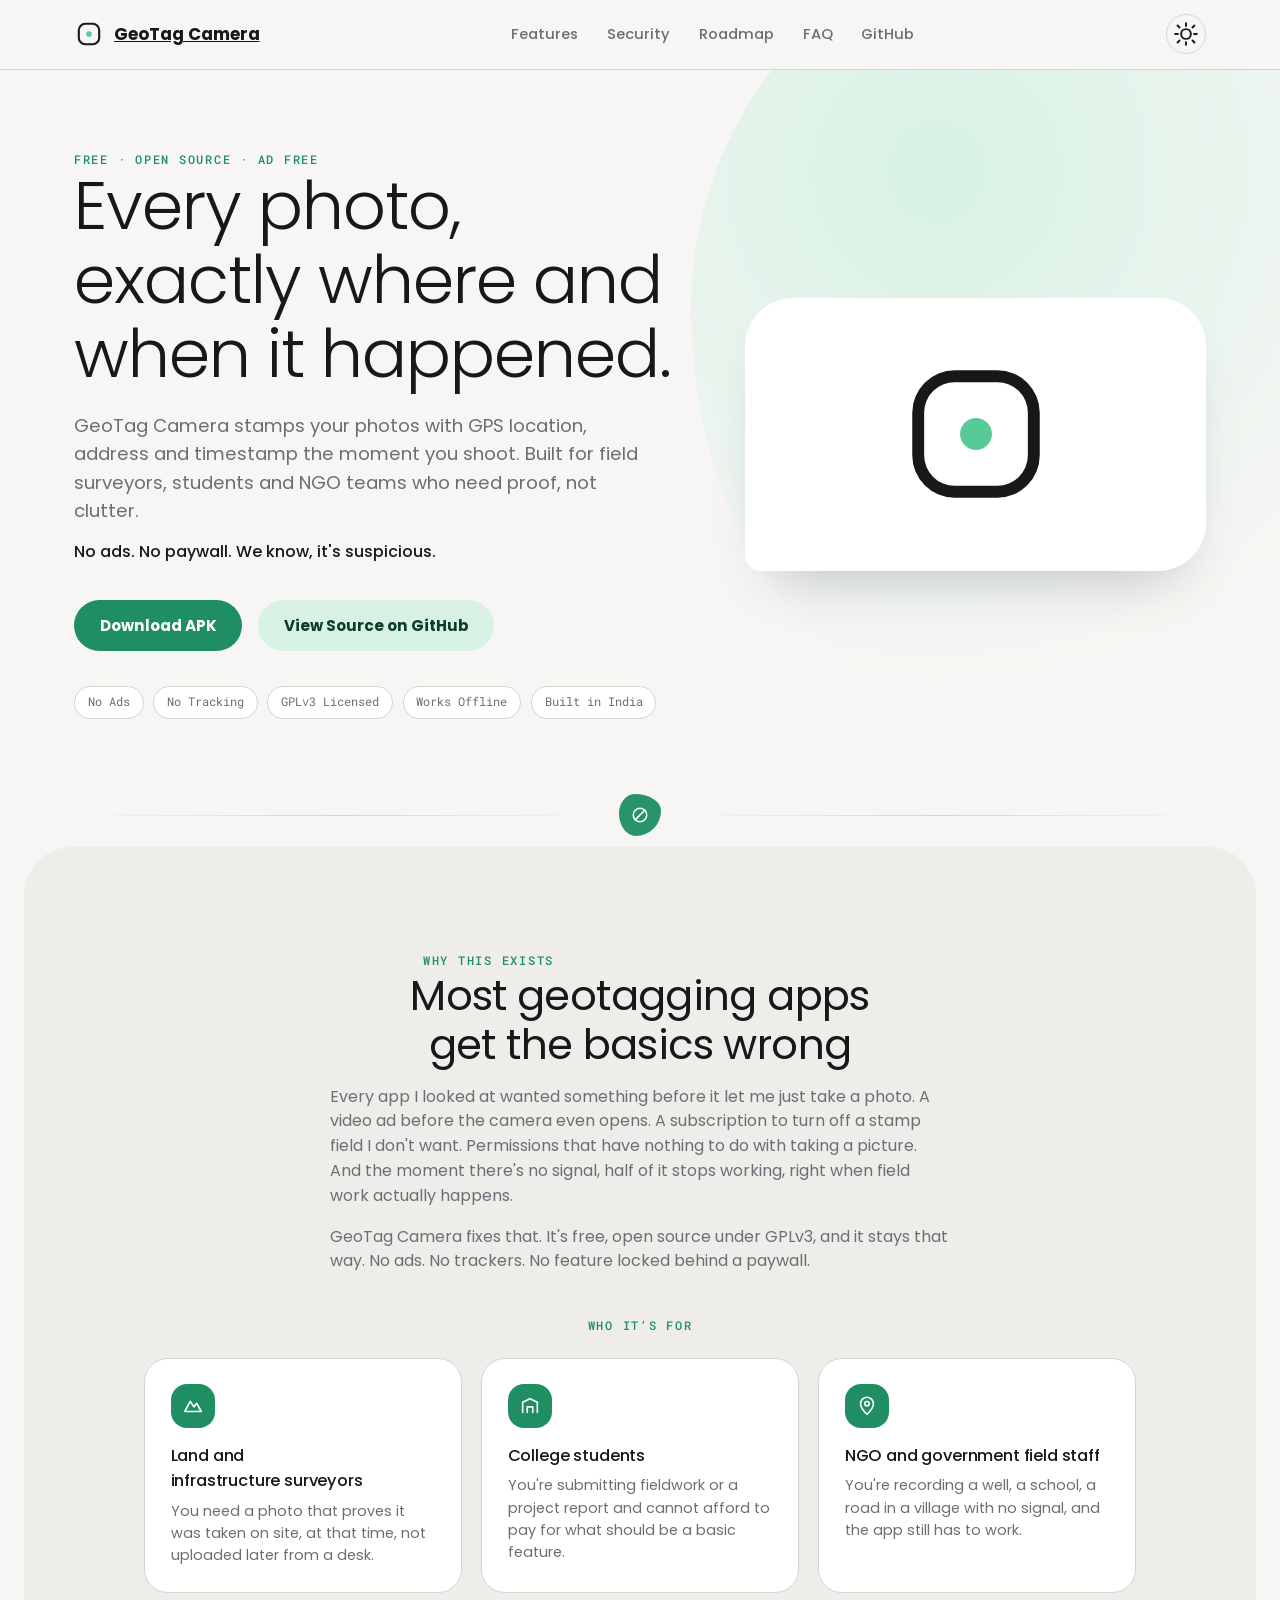
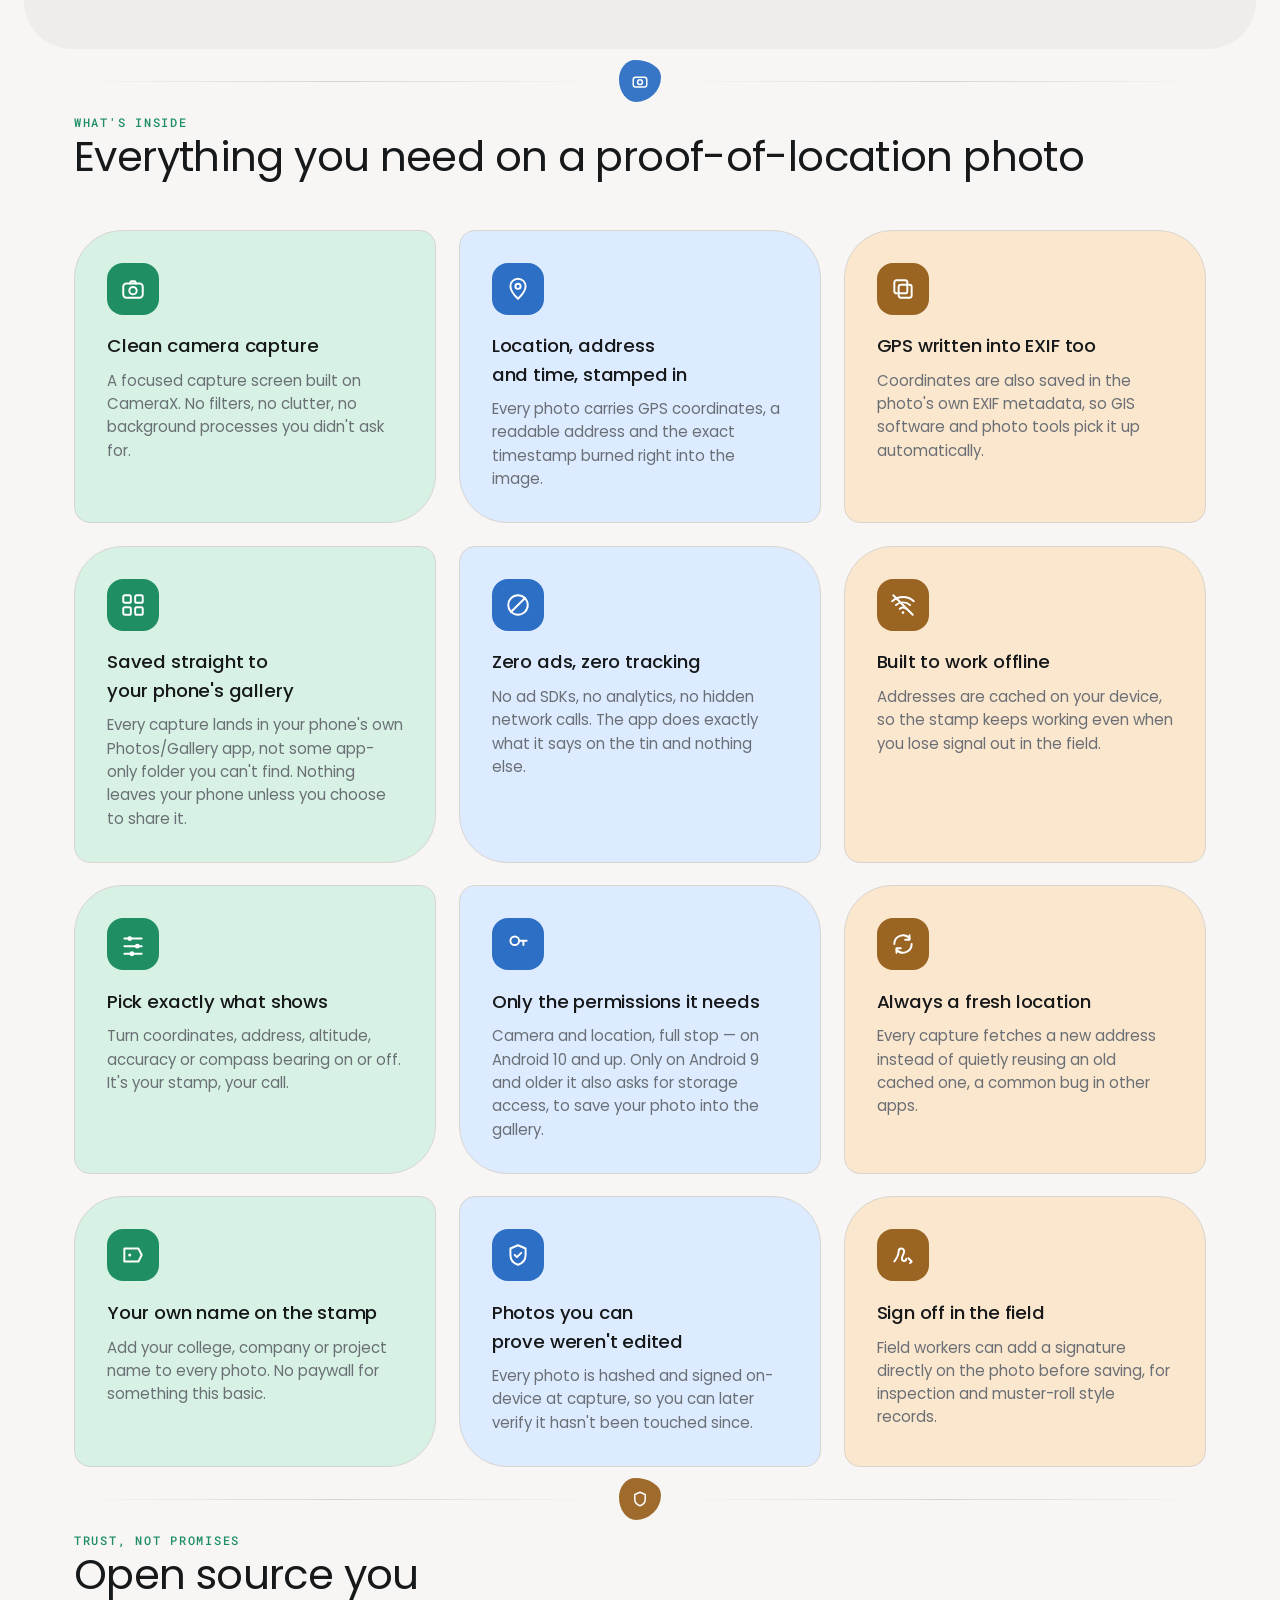
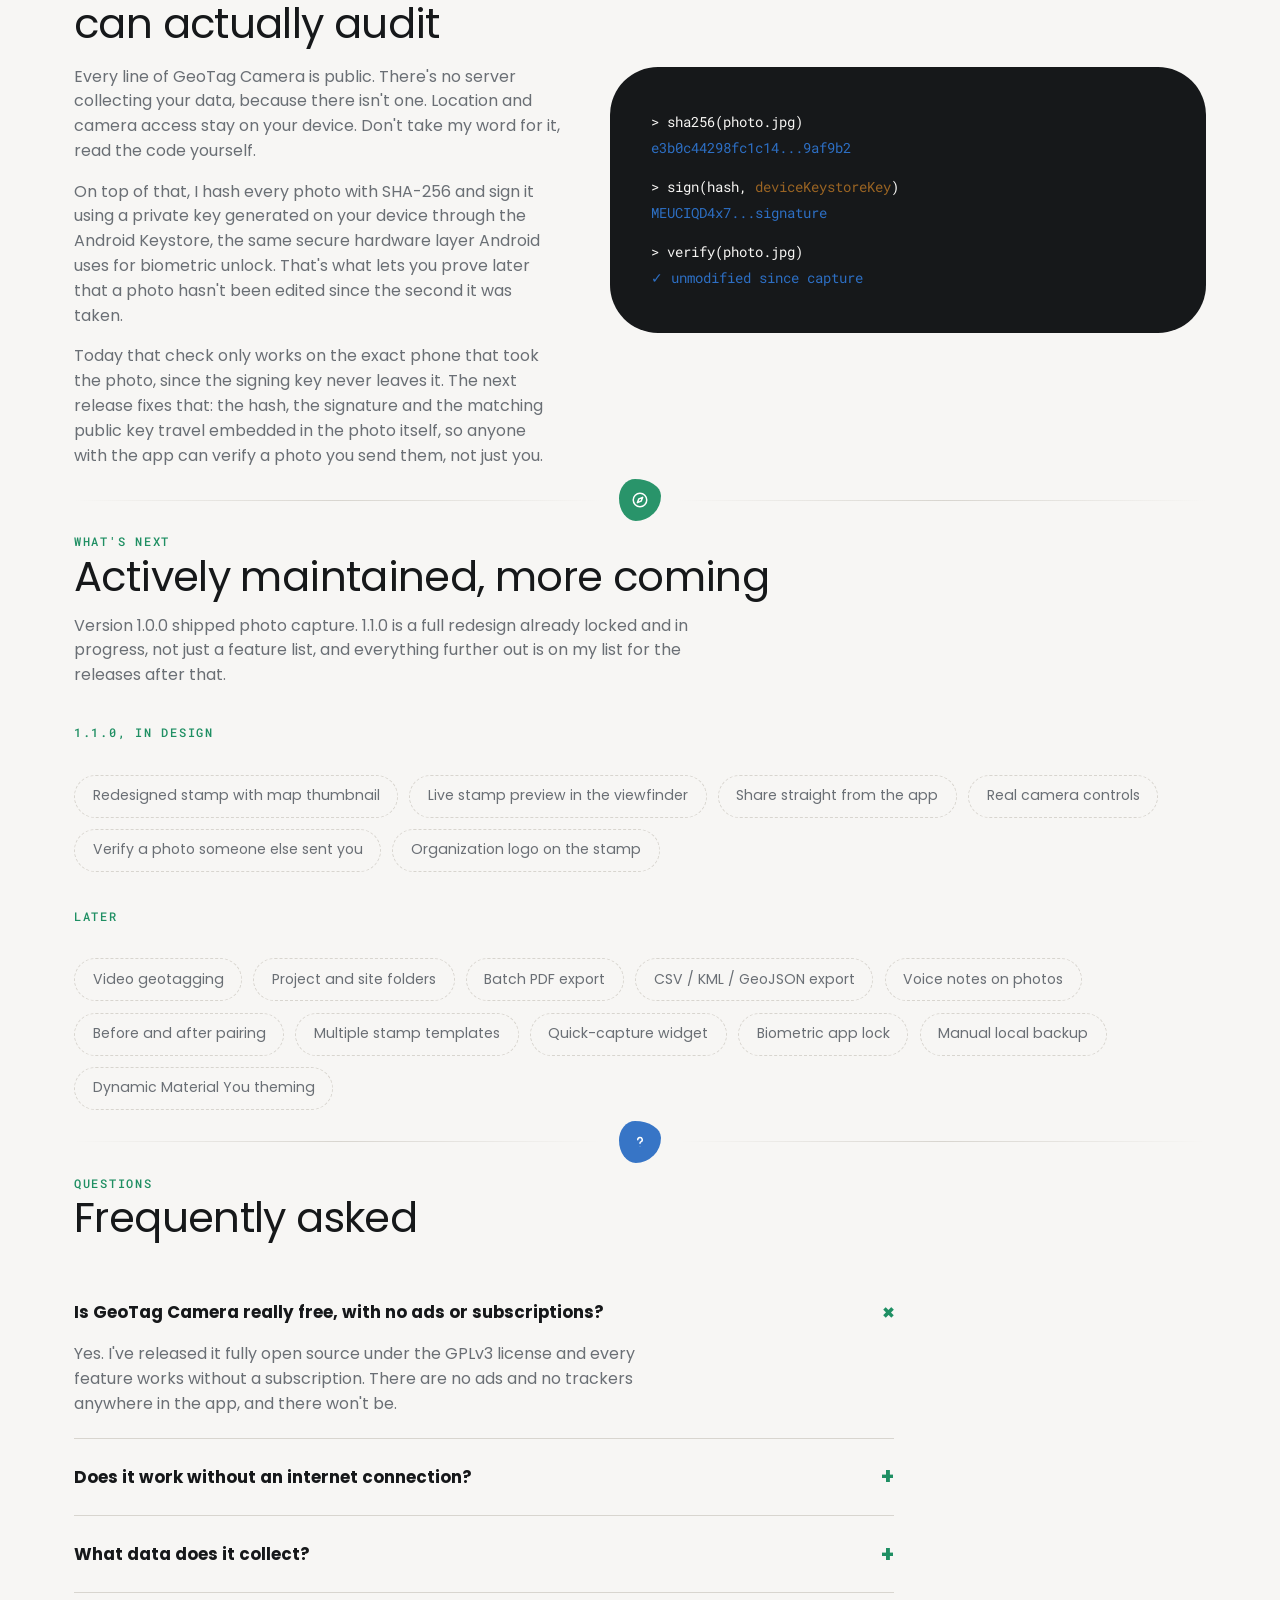
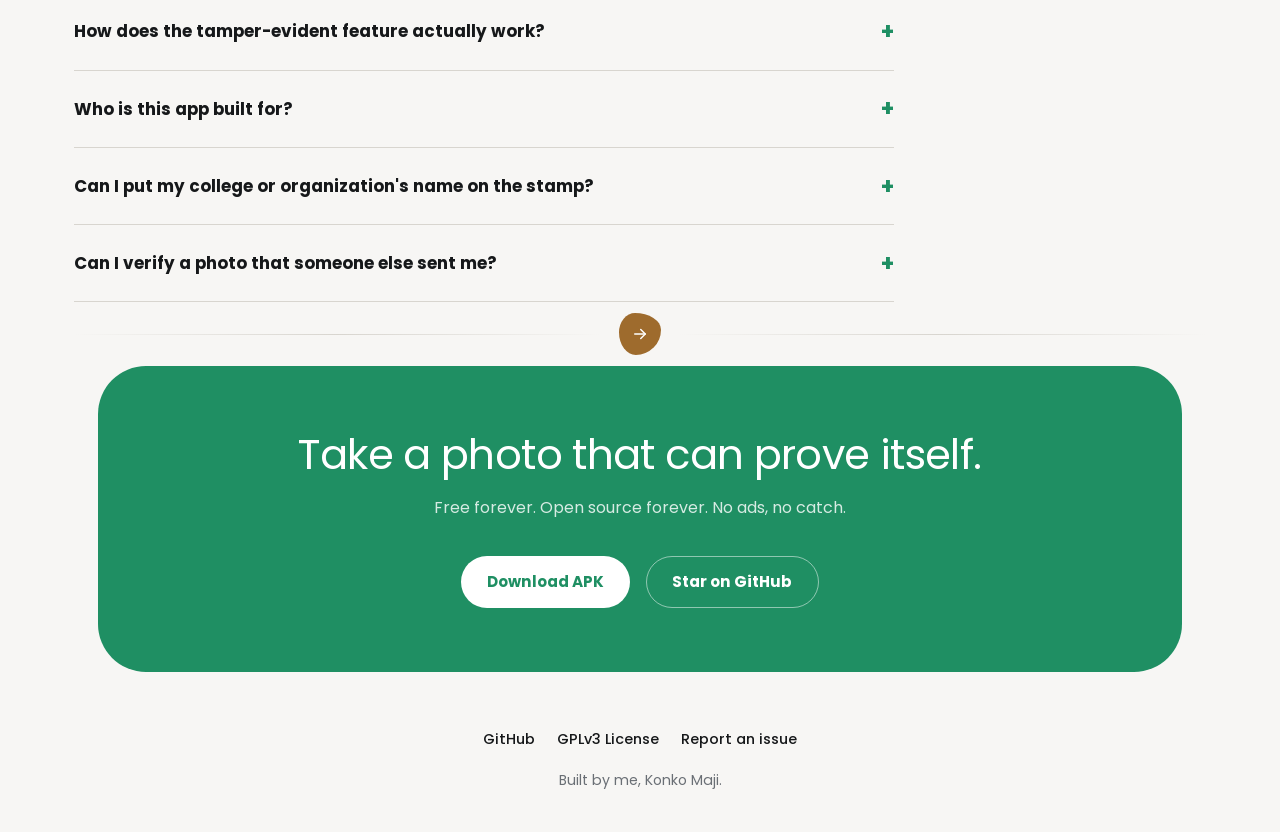
<file: site/index.html>
<!doctype html>
<html lang="en">
<head>
<meta charset="utf-8" />
<meta name="viewport" content="width=device-width, initial-scale=1" />
<title>GeoTag Camera — Free Open Source GPS Camera App for Android</title>
<meta name="description" content="GeoTag Camera is a free, open source, ad-free Android app that stamps photos with GPS location, address and timestamp. Built for field surveyors, students and NGO workers in India. No ads, no tracking, works offline." />
<meta name="keywords" content="geotag camera, geo camera app, gps camera android, gps photo stamp, open source camera app, gps map camera alternative, field survey photo app, timestamp camera, geotagging app india, tamper evident photo" />
<meta name="author" content="Konko Maji" />
<link rel="canonical" href="https://konkomaji.github.io/geotagcamera/" />
<meta name="robots" content="index, follow" />

<meta property="og:type" content="website" />
<meta property="og:url" content="https://konkomaji.github.io/geotagcamera/" />
<meta property="og:title" content="GeoTag Camera — Free Open Source GPS Camera App for Android" />
<meta property="og:description" content="Stamp photos with GPS location, address and timestamp. Free, open source, no ads, no tracking. Built for field surveyors and students." />
<meta property="og:image" content="https://konkomaji.github.io/geotagcamera/assets/og-image.png" />
<meta property="og:locale" content="en_IN" />

<meta name="twitter:card" content="summary_large_image" />
<meta name="twitter:title" content="GeoTag Camera — Free Open Source GPS Camera App" />
<meta name="twitter:description" content="Stamp photos with GPS location, address and timestamp. Free, open source, no ads, no tracking." />
<meta name="twitter:image" content="https://konkomaji.github.io/geotagcamera/assets/og-image.png" />

<meta name="theme-color" content="#F7F6F4" media="(prefers-color-scheme: light)" />
<meta name="theme-color" content="#121417" media="(prefers-color-scheme: dark)" />

<link rel="icon" type="image/svg+xml" href="data:image/svg+xml,%3Csvg xmlns='http://www.w3.org/2000/svg' viewBox='0 0 200 200'%3E%3Cpath fill='%2316181A' fill-rule='evenodd' d='M75,25 L125,25 A50,50 0 0 1 175,75 L175,125 A50,50 0 0 1 125,175 L75,175 A50,50 0 0 1 25,125 L25,75 A50,50 0 0 1 75,25 Z M75,39 L125,39 A36,36 0 0 1 161,75 L161,125 A36,36 0 0 1 125,161 L75,161 A36,36 0 0 1 39,125 L39,75 A36,36 0 0 1 75,39 Z'/%3E%3Ccircle cx='100' cy='100' r='18.75' fill='%2356CB98'/%3E%3C/svg%3E" />

<script type="application/ld+json">
{
  "@context": "https://schema.org",
  "@type": "SoftwareApplication",
  "name": "GeoTag Camera",
  "operatingSystem": "Android",
  "applicationCategory": "PhotographyApplication",
  "description": "Free, open source, ad-free Android camera app that stamps photos with GPS location, address and timestamp, with offline support and tamper-evident signing.",
  "offers": {
    "@type": "Offer",
    "price": "0",
    "priceCurrency": "USD"
  },
  "license": "https://www.gnu.org/licenses/gpl-3.0.html",
  "softwareVersion": "1.0.0",
  "author": {
    "@type": "Person",
    "name": "Konko Maji"
  },
  "url": "https://konkomaji.github.io/geotagcamera/",
  "sameAs": ["https://github.com/konkomaji/geotagcamera"]
}
</script>
<script type="application/ld+json">
{
  "@context": "https://schema.org",
  "@type": "Person",
  "name": "Konko Maji",
  "jobTitle": "Independent Android Developer",
  "url": "https://konkomaji.github.io/geotagcamera/",
  "sameAs": ["https://github.com/konkomaji"],
  "knowsAbout": ["Android development", "Kotlin", "Open source software", "GPS and geotagging"]
}
</script>
<script type="application/ld+json">
{
  "@context": "https://schema.org",
  "@type": "FAQPage",
  "mainEntity": [
    {
      "@type": "Question",
      "name": "Is GeoTag Camera really free, with no ads or subscriptions?",
      "acceptedAnswer": {
        "@type": "Answer",
        "text": "Yes. I've released it fully open source under the GPLv3 license and every feature works without a subscription. There are no ads and no trackers anywhere in the app, and there won't be."
      }
    },
    {
      "@type": "Question",
      "name": "Does GeoTag Camera work without an internet connection?",
      "acceptedAnswer": {
        "@type": "Answer",
        "text": "Yes. I cache reverse-geocoded addresses on your device, so the address on your photo stamp keeps working even when you are out of network range, which is common on field sites in rural India."
      }
    },
    {
      "@type": "Question",
      "name": "What data does GeoTag Camera collect?",
      "acceptedAnswer": {
        "@type": "Answer",
        "text": "None beyond what the app needs to function. Camera and location access are used locally on your device only. Nothing is sent to any server, because I didn't build one."
      }
    },
    {
      "@type": "Question",
      "name": "How does the tamper-evident photo feature work?",
      "acceptedAnswer": {
        "@type": "Answer",
        "text": "Every photo is hashed with SHA-256 and signed using a private key generated on your device through the Android Keystore. That signature can later be used to verify the photo's bytes have not changed since the moment it was captured."
      }
    },
    {
      "@type": "Question",
      "name": "Who is GeoTag Camera built for?",
      "acceptedAnswer": {
        "@type": "Answer",
        "text": "I built it for college students documenting fieldwork, land and infrastructure surveyors, NGO and government field staff, and anyone who needs to prove exactly where and when a photo was taken."
      }
    },
    {
      "@type": "Question",
      "name": "Can I add my college or organization name to the photo stamp?",
      "acceptedAnswer": {
        "@type": "Answer",
        "text": "Yes. You can add your own organization, college or project name to the stamp for free. I'm not putting this behind a paywall."
      }
    },
    {
      "@type": "Question",
      "name": "Can I verify a photo that someone else sent me?",
      "acceptedAnswer": {
        "@type": "Answer",
        "text": "Not yet in the current release, since the signing key never leaves the phone that took the photo. The 1.1.0 update fixes this: the hash, signature and matching public key travel embedded in the photo itself, so anyone with the app can verify any photo, on any device, whether or not it was captured there."
      }
    }
  ]
}
</script>

<style>
  @import url('https://fonts.googleapis.com/css2?family=Poppins:wght@300;400;500;600;700&family=Roboto+Mono:wght@400;500;700&display=swap');

  /* Palette derived from docs/GeoTag Camera Design System.dc.html: chrome is always
     dark in the app itself, this site follows the system instead since it's the
     public-facing surface, not the camera. Accent hues are the app's own three
     (accent/verified oklch(.76 .13 162), accent/live oklch(.76 .13 250),
     accent/pending oklch(.76 .13 70)), deepened here where used as a solid button
     fill so white text clears contrast, kept at their true value for icons/badges. */
  :root{
    --primary:#1F8F63; --on-primary:#FFFFFF; --primary-container:#D7F2E5; --on-primary-container:#0B3D2B;
    --secondary:#2D6FC4; --on-secondary:#FFFFFF; --secondary-container:#DCEBFF; --on-secondary-container:#0A2E52;
    --tertiary:#9A6423; --on-tertiary:#FFFFFF; --tertiary-container:#FBE6CE; --on-tertiary-container:#4A2E0C;
    --surface:#F7F6F4; --surface-dim:#EFEDE9; --surface-bright:#FFFFFF;
    --on-surface:#16181A; --on-surface-variant:#6A6F75; --outline:#D8D5CF;
    --shape-sm:16px; --shape-md:24px; --shape-lg:32px; --shape-xl:48px;
    --font-display:"Poppins", system-ui, sans-serif;
    --font-mono:"Roboto Mono", ui-monospace, monospace;
  }
  :root[data-theme="dark"]{
    --primary:#7FDDB2; --on-primary:#04331F; --primary-container:#0F4A34; --on-primary-container:#BEF2D9;
    --secondary:#9CCBFF; --on-secondary:#05264A; --secondary-container:#123A66; --on-secondary-container:#D3E8FF;
    --tertiary:#F0BE7E; --on-tertiary:#3D2508; --tertiary-container:#5C3A12; --on-tertiary-container:#FBDDB4;
    --surface:#121417; --surface-dim:#0C0E10; --surface-bright:#1B1E22;
    --on-surface:#F5F7F8; --on-surface-variant:#9AA0A6; --outline:#33383D;
  }
  @media (prefers-color-scheme: dark){
    :root:not([data-theme="light"]){
      --primary:#7FDDB2; --on-primary:#04331F; --primary-container:#0F4A34; --on-primary-container:#BEF2D9;
      --secondary:#9CCBFF; --on-secondary:#05264A; --secondary-container:#123A66; --on-secondary-container:#D3E8FF;
      --tertiary:#F0BE7E; --on-tertiary:#3D2508; --tertiary-container:#5C3A12; --on-tertiary-container:#FBDDB4;
      --surface:#121417; --surface-dim:#0C0E10; --surface-bright:#1B1E22;
      --on-surface:#F5F7F8; --on-surface-variant:#9AA0A6; --outline:#33383D;
    }
  }

  *{box-sizing:border-box; margin:0; padding:0; min-width:0}
  html{scroll-behavior:smooth}
  body{
    background:var(--surface); color:var(--on-surface); font-family:var(--font-display);
    font-optical-sizing:auto; line-height:1.55; overflow-x:hidden; width:100%;
  }
  img,svg{display:block; max-width:100%}
  a{color:inherit}
  .wrap{max-width:1180px; margin:0 auto; padding:0 clamp(1.1rem,4vw,1.5rem); width:100%}
  section{padding:5.5rem 0}
  h1,h2,h3{text-wrap:balance; letter-spacing:-0.015em}
  h1{font-size:clamp(2.1rem,7vw,4.2rem); line-height:1.1; font-weight:300}
  h2{font-size:clamp(1.6rem,5vw,2.6rem); line-height:1.18; font-weight:400}
  h3{font-size:1.15rem; font-weight:500; letter-spacing:-0.01em}
  p{color:var(--on-surface-variant); max-width:62ch}
  .eyebrow{
    font-family:var(--font-mono); font-size:.78rem; letter-spacing:.14em; text-transform:uppercase;
    color:var(--primary); font-weight:500;
  }
  .icon{width:26px; height:26px; stroke:currentColor; fill:none; stroke-width:1.8; stroke-linecap:round; stroke-linejoin:round}

  /* nav */
  header.site{
    position:sticky; top:0; z-index:20; backdrop-filter:blur(10px);
    background:color-mix(in srgb, var(--surface) 82%, transparent);
    border-bottom:1px solid var(--outline);
  }
  .navbar{
    display:flex; align-items:center; justify-content:space-between; gap:.75rem;
    padding:.9rem clamp(1.1rem,4vw,1.5rem); max-width:1180px; margin:0 auto;
  }
  .navbar-actions{display:flex; align-items:center; gap:.6rem; flex:none}
  .brand{display:flex; align-items:center; gap:.6rem; font-weight:700; font-size:1.05rem; min-width:0}
  .brand span{white-space:nowrap; overflow:hidden; text-overflow:ellipsis}
  .brand svg{width:30px; height:30px; flex:none}
  .navlinks{display:flex; align-items:center; gap:1.8rem; font-size:.92rem; font-weight:500}
  .navlinks a{text-decoration:none; color:var(--on-surface-variant); transition:color .2s}
  .navlinks a:hover{color:var(--primary)}
  .icon-btn{
    display:inline-flex; align-items:center; justify-content:center; width:40px; height:40px;
    border-radius:50%; border:1px solid var(--outline); background:transparent; cursor:pointer; color:var(--on-surface);
    flex:none;
  }
  .icon-btn:hover{background:var(--surface-dim)}
  .menu-btn{display:none}
  .menu-btn span, .menu-btn span::before, .menu-btn span::after{
    content:""; display:block; width:18px; height:2px; background:currentColor; border-radius:2px;
    transition:transform .25s, opacity .25s;
  }
  .menu-btn span{position:relative}
  .menu-btn span::before{position:absolute; top:-6px}
  .menu-btn span::after{position:absolute; top:6px}
  .menu-btn[aria-expanded="true"] span{background:transparent}
  .menu-btn[aria-expanded="true"] span::before{transform:translateY(6px) rotate(45deg)}
  .menu-btn[aria-expanded="true"] span::after{transform:translateY(-6px) rotate(-45deg)}
  .mobile-panel{
    display:none; flex-direction:column; gap:.2rem; max-width:1180px; margin:0 auto;
    padding:0 clamp(1.1rem,4vw,1.5rem) 1rem; overflow:hidden;
  }
  .mobile-panel a{
    text-decoration:none; color:var(--on-surface); font-weight:600; font-size:1rem;
    padding:.9rem .2rem; border-bottom:1px solid var(--outline);
  }
  .mobile-panel[data-open="true"]{display:flex}

  /* buttons */
  .btn{
    display:inline-flex; align-items:center; gap:.5rem; padding:.85rem 1.6rem; border-radius:var(--shape-lg);
    font-weight:700; font-size:.95rem; text-decoration:none; border:none; cursor:pointer;
    transition:transform .25s cubic-bezier(.34,1.56,.64,1), box-shadow .25s;
  }
  .btn:hover{transform:translateY(-2px) scale(1.02)}
  .btn-filled{background:var(--primary); color:var(--on-primary)}
  .btn-tonal{background:var(--primary-container); color:var(--on-primary-container)}
  .btn-outline{background:transparent; color:var(--on-surface); border:1.5px solid var(--outline)}

  /* hero */
  .hero{position:relative; padding:5rem 0 4rem; overflow:hidden}
  .hero-blob{
    position:absolute; top:-18%; right:-14%; width:60vw; max-width:820px; aspect-ratio:1;
    background:radial-gradient(circle at 32% 30%, var(--primary-container), transparent 68%);
    border-radius:44% 56% 62% 38% / 48% 42% 58% 52%;
    animation:blobMove 16s ease-in-out infinite alternate; z-index:-1;
  }
  @keyframes blobMove{
    0%{border-radius:44% 56% 62% 38% / 48% 42% 58% 52%; transform:rotate(0deg)}
    100%{border-radius:58% 42% 40% 60% / 55% 60% 40% 45%; transform:rotate(8deg)}
  }
  .hero-grid{display:grid; grid-template-columns:1.15fr .85fr; gap:3rem; align-items:center}
  .hero p.lede{font-size:1.15rem; margin-top:1.3rem; max-width:52ch}
  .hero-cta{display:flex; gap:1rem; margin-top:2.2rem; flex-wrap:wrap}
  .badges{display:flex; gap:.6rem; flex-wrap:wrap; margin-top:2.2rem}
  .badge{
    font-family:var(--font-mono); font-size:.74rem; padding:.4rem .8rem; border-radius:var(--shape-sm);
    background:var(--surface-bright); border:1px solid var(--outline); color:var(--on-surface-variant);
  }
  .hero-icon-card{
    background:var(--surface-bright); border-radius:var(--shape-xl) var(--shape-xl) var(--shape-xl) var(--shape-sm);
    padding:3.2rem; box-shadow:0 30px 60px -30px rgba(0,0,0,.25); display:flex; align-items:center; justify-content:center;
  }
  .hero-icon-card svg{width:170px; height:170px}

  /* story */
  .story{background:var(--surface-dim); border-radius:var(--shape-xl); margin:0 clamp(1.1rem,4vw,1.5rem); padding-bottom:3.5rem}
  .story > .wrap:first-child{max-width:760px; text-align:center; padding-top:1rem}
  .story h2{margin-bottom:0}
  .story p{margin-left:auto; margin-right:auto; text-align:left}
  .audience-wrap{max-width:1040px}
  .audience-grid{display:grid; grid-template-columns:repeat(auto-fit,minmax(210px,1fr)); gap:1.2rem; margin-top:1.4rem}
  .audience-card{
    background:var(--surface-bright); border:1px solid var(--outline); border-radius:var(--shape-md);
    padding:1.6rem; text-align:left; opacity:0; transform:translateY(16px);
    transition:opacity .6s ease, transform .6s cubic-bezier(.22,1,.36,1);
  }
  .audience-card.in-view{opacity:1; transform:translateY(0)}
  .audience-card .icon-wrap{background:var(--primary); color:var(--on-primary); width:44px; height:44px; margin-bottom:.9rem}
  .audience-card .icon-wrap svg{width:22px; height:22px}
  .audience-card h3{font-size:1.02rem; margin-bottom:.4rem; color:var(--on-surface)}
  .audience-card p{font-size:.9rem; max-width:none; margin:0}

  /* features */
  .feature-grid{display:grid; grid-template-columns:repeat(3,1fr); gap:1.4rem; margin-top:3rem}
  .feature-card{
    padding:2rem; border:1px solid var(--outline);
    transition:transform .3s cubic-bezier(.34,1.56,.64,1), box-shadow .3s;
    opacity:0; transform:translateY(18px);
  }
  .feature-card.in-view{opacity:1; transform:translateY(0)}
  .feature-card:hover{transform:translateY(-6px); box-shadow:0 20px 40px -24px rgba(0,0,0,.28)}
  .feature-card:nth-child(3n+1){border-radius:var(--shape-xl) var(--shape-sm) var(--shape-xl) var(--shape-sm); background:var(--primary-container)}
  .feature-card:nth-child(3n+2){border-radius:var(--shape-sm) var(--shape-xl) var(--shape-sm) var(--shape-xl); background:var(--secondary-container)}
  .feature-card:nth-child(3n){border-radius:var(--shape-xl) var(--shape-xl) var(--shape-sm) var(--shape-sm); background:var(--tertiary-container)}
  .feature-card:nth-child(3n+1) .icon-wrap{background:var(--primary); color:var(--on-primary)}
  .feature-card:nth-child(3n+2) .icon-wrap{background:var(--secondary); color:var(--on-secondary)}
  .feature-card:nth-child(3n) .icon-wrap{background:var(--tertiary); color:var(--on-tertiary)}
  .icon-wrap{
    width:52px; height:52px; border-radius:var(--shape-sm); display:flex; align-items:center; justify-content:center;
    margin-bottom:1.1rem; transition:transform .3s;
  }
  .feature-card:hover .icon-wrap{transform:rotate(-6deg) scale(1.08)}
  .feature-card h3{margin-bottom:.5rem; color:var(--on-surface)}
  .feature-card p{color:var(--on-surface-variant); font-size:.94rem; max-width:none}

  /* security */
  .security{display:grid; grid-template-columns:.9fr 1.1fr; gap:3rem; align-items:center}
  .security-visual{
    background:var(--on-surface); color:var(--surface); border-radius:var(--shape-xl);
    padding:2.6rem; font-family:var(--font-mono); font-size:.86rem; line-height:1.9;
    overflow-wrap:anywhere; max-width:100%;
  }
  .security-visual .k{color:var(--tertiary)}
  .security-visual .s{color:var(--secondary)}

  /* roadmap */
  .roadmap-chips{display:flex; flex-wrap:wrap; gap:.7rem; margin-top:2rem}
  .chip{
    padding:.6rem 1.1rem; border-radius:var(--shape-lg); border:1px dashed var(--outline);
    font-size:.88rem; color:var(--on-surface-variant);
  }

  /* faq */
  .faq{max-width:820px}
  details{
    border-bottom:1px solid var(--outline); padding:1.3rem 0;
  }
  summary{
    cursor:pointer; font-weight:700; font-size:1.05rem; list-style:none; display:flex;
    justify-content:space-between; align-items:center; color:var(--on-surface);
  }
  summary::-webkit-details-marker{display:none}
  summary::after{content:"+"; font-size:1.4rem; color:var(--primary); transition:transform .25s}
  details[open] summary::after{transform:rotate(45deg)}
  details p{margin-top:.8rem}

  /* cta footer */
  .cta-band{
    background:var(--primary); color:var(--on-primary); border-radius:var(--shape-xl);
    margin:0 clamp(1.1rem,4vw,1.5rem); padding:4rem 2rem; text-align:center;
  }
  .cta-band h2{color:var(--on-primary)}
  .cta-band p{color:color-mix(in srgb, var(--on-primary) 82%, transparent); margin:1rem auto 2rem}
  .cta-band .btn-filled{background:var(--on-primary); color:var(--primary)}
  .cta-band .btn-outline{border-color:color-mix(in srgb, var(--on-primary) 50%, transparent); color:var(--on-primary)}

  footer.site{padding:3.5rem 0 2.5rem; text-align:center}
  footer.site p{margin:0 auto; color:var(--on-surface-variant); font-size:.88rem}
  footer.site .foot-links{display:flex; flex-wrap:wrap; justify-content:center; gap:.8rem 1.4rem; margin-bottom:1.2rem; font-size:.9rem; font-weight:500}
  footer.site a{text-decoration:none}
  footer.site a:hover{color:var(--primary)}

  @media (max-width:900px){
    section{padding:4rem 0}
    .hero-grid{grid-template-columns:1fr; gap:2.5rem}
    .hero-icon-card{order:-1; max-width:280px; margin:0 auto; padding:2.2rem}
    .hero-icon-card svg{width:130px; height:130px}
    .security{grid-template-columns:1fr}
    .feature-grid{grid-template-columns:repeat(2,1fr)}
    .navlinks{display:none}
    .menu-btn{display:flex; align-items:center; justify-content:center}
  }
  @media (max-width:560px){
    .feature-grid{grid-template-columns:1fr}
    section{padding:3rem 0}
    .hero{padding:2.5rem 0 2rem}
    .hero-blob{width:110vw; top:-10%; right:-30%; opacity:.7}
    .hero-icon-card{padding:1.8rem; border-radius:var(--shape-lg) var(--shape-lg) var(--shape-lg) var(--shape-sm)}
    .hero-icon-card svg{width:104px; height:104px}
    .story, .cta-band{margin:0 clamp(1.1rem,4vw,1.5rem); border-radius:var(--shape-lg)}
    .audience-grid{grid-template-columns:1fr}
    .cta-band{padding:2.6rem 1.4rem}
    .security-visual{padding:1.5rem; font-size:.78rem; overflow-x:auto}
    .hero-cta .btn, .cta-band .hero-cta .btn{flex:1 1 auto; justify-content:center; text-align:center}
    .badges{gap:.5rem}
    .badge{font-size:.7rem; padding:.35rem .7rem}
    .navbar{padding:.75rem clamp(1.1rem,4vw,1.5rem)}
    .brand{font-size:.95rem}
    .brand svg{width:26px; height:26px}
  }
  @media (max-width:380px){
    h1{font-size:1.9rem}
    .hero-icon-card{display:none}
  }
  /* section dividers */
  .section-divider{
    display:flex; align-items:center; gap:1.1rem; max-width:1180px; margin:0 auto;
    padding:0 clamp(1.1rem,4vw,1.5rem); height:64px;
  }
  .section-divider .line{
    flex:1; height:1px; background:linear-gradient(90deg, transparent, var(--outline), transparent);
    transform:scaleX(0); transition:transform .9s cubic-bezier(.22,1,.36,1);
  }
  .section-divider.in-view .line{transform:scaleX(1)}
  .section-divider .motif{
    width:42px; height:42px; flex:none; opacity:.95;
    border-radius:38% 62% 60% 40% / 46% 40% 60% 54%;
    animation:motifMorph 6s ease-in-out infinite alternate;
    transform:scale(0) rotate(-35deg); transition:transform .7s cubic-bezier(.34,1.56,.64,1);
  }
  .section-divider.in-view .motif{transform:scale(1) rotate(0deg)}
  .section-divider .motif-inner{
    width:100%; height:100%; display:flex; align-items:center; justify-content:center;
    animation:motifSpin 14s linear infinite;
  }
  .section-divider .motif svg{width:18px; height:18px; stroke:currentColor; fill:none; stroke-width:2; stroke-linecap:round; stroke-linejoin:round; animation:counterSpin 14s linear infinite}
  .section-divider:nth-of-type(3n+1) .motif{background:var(--primary); color:var(--on-primary)}
  .section-divider:nth-of-type(3n+2) .motif{background:var(--secondary); color:var(--on-secondary)}
  .section-divider:nth-of-type(3n) .motif{background:var(--tertiary); color:var(--on-tertiary)}
  @keyframes motifMorph{
    0%{border-radius:38% 62% 60% 40% / 46% 40% 60% 54%}
    100%{border-radius:58% 42% 40% 60% / 55% 60% 40% 45%}
  }
  @keyframes motifSpin{ to{ transform:rotate(360deg) } }
  @keyframes counterSpin{ to{ transform:rotate(-360deg) } }
  @media (max-width:560px){
    .section-divider{height:48px; gap:.8rem}
    .section-divider .motif{width:32px; height:32px}
    .section-divider .motif svg{width:14px; height:14px}
  }

  @media (prefers-reduced-motion: reduce){
    *{animation:none !important; transition:none !important}
  }
</style>
</head>
<body>

<header class="site">
  <div class="navbar">
    <a class="brand" href="#top">
      <svg viewBox="0 0 200 200" aria-hidden="true">
        <path fill="var(--on-surface)" fill-rule="evenodd" d="M75,25 L125,25 A50,50 0 0 1 175,75 L175,125 A50,50 0 0 1 125,175 L75,175 A50,50 0 0 1 25,125 L25,75 A50,50 0 0 1 75,25 Z M75,39 L125,39 A36,36 0 0 1 161,75 L161,125 A36,36 0 0 1 125,161 L75,161 A36,36 0 0 1 39,125 L39,75 A36,36 0 0 1 75,39 Z"/>
        <circle cx="100" cy="100" r="18.75" fill="#56CB98"/>
      </svg>
      <span>GeoTag Camera</span>
    </a>
    <nav class="navlinks">
      <a href="#features">Features</a>
      <a href="#security">Security</a>
      <a href="#roadmap">Roadmap</a>
      <a href="#faq">FAQ</a>
      <a href="https://github.com/konkomaji/geotagcamera">GitHub</a>
    </nav>
    <div class="navbar-actions">
      <button class="icon-btn" id="themeToggle" aria-label="Toggle dark mode">
        <svg class="icon" viewBox="0 0 24 24" id="themeIcon" aria-hidden="true"><circle cx="12" cy="12" r="4.5"/><path d="M12 2v2.5M12 19.5V22M4.2 4.2l1.8 1.8M18 18l1.8 1.8M2 12h2.5M19.5 12H22M4.2 19.8l1.8-1.8M18 6l1.8-1.8"/></svg>
      </button>
      <button class="icon-btn menu-btn" id="menuToggle" aria-label="Open menu" aria-expanded="false" aria-controls="mobilePanel">
        <span></span>
      </button>
    </div>
  </div>
  <nav class="mobile-panel" id="mobilePanel" data-open="false">
    <a href="#features">Features</a>
    <a href="#security">Security</a>
    <a href="#roadmap">Roadmap</a>
    <a href="#faq">FAQ</a>
    <a href="https://github.com/konkomaji/geotagcamera">GitHub</a>
  </nav>
</header>

<main id="top">
  <section class="hero">
    <div class="hero-blob" aria-hidden="true"></div>
    <div class="wrap hero-grid">
      <div>
        <p class="eyebrow">Free &middot; Open Source &middot; Ad Free</p>
        <h1>Every photo, exactly where and when it happened.</h1>
        <p class="lede">GeoTag Camera stamps your photos with GPS location, address and timestamp the moment you shoot. Built for field surveyors, students and NGO teams who need proof, not clutter.</p>
        <p style="margin-top:.9rem; font-weight:500; color:var(--on-surface)">No ads. No paywall. We know, it's suspicious.</p>
        <div class="hero-cta">
          <a class="btn btn-filled" href="https://github.com/konkomaji/geotagcamera/releases">Download APK</a>
          <a class="btn btn-tonal" href="https://github.com/konkomaji/geotagcamera">View Source on GitHub</a>
        </div>
        <div class="badges">
          <span class="badge">No Ads</span>
          <span class="badge">No Tracking</span>
          <span class="badge">GPLv3 Licensed</span>
          <span class="badge">Works Offline</span>
          <span class="badge">Built in India</span>
        </div>
      </div>
      <div class="hero-icon-card">
        <svg viewBox="0 0 200 200" role="img" aria-label="GeoTag Camera app icon">
          <path fill="var(--on-surface)" fill-rule="evenodd" d="M75,25 L125,25 A50,50 0 0 1 175,75 L175,125 A50,50 0 0 1 125,175 L75,175 A50,50 0 0 1 25,125 L25,75 A50,50 0 0 1 75,25 Z M75,39 L125,39 A36,36 0 0 1 161,75 L161,125 A36,36 0 0 1 125,161 L75,161 A36,36 0 0 1 39,125 L39,75 A36,36 0 0 1 75,39 Z"/>
          <circle cx="100" cy="100" r="18.75" fill="#56CB98"/>
        </svg>
      </div>
    </div>
  </section>

  <div class="section-divider" aria-hidden="true">
    <span class="line"></span>
    <span class="motif"><span class="motif-inner"><svg viewBox="0 0 24 24"><circle cx="12" cy="12" r="9"/><line x1="5.5" y1="18.5" x2="18.5" y2="5.5"/></svg></span></span>
    <span class="line"></span>
  </div>

  <section class="story">
    <div class="wrap">
      <p class="eyebrow">Why this exists</p>
      <h2>Most geotagging apps get the basics wrong</h2>
      <p style="margin:1rem auto 0">Every app I looked at wanted something before it let me just take a photo. A video ad before the camera even opens. A subscription to turn off a stamp field I don't want. Permissions that have nothing to do with taking a picture. And the moment there's no signal, half of it stops working, right when field work actually happens.</p>
      <p style="margin:1rem auto 0">GeoTag Camera fixes that. It's free, open source under GPLv3, and it stays that way. No ads. No trackers. No feature locked behind a paywall.</p>
    </div>

    <div class="wrap audience-wrap">
      <p class="eyebrow" style="text-align:center; margin-top:2.6rem">Who it's for</p>
      <div class="audience-grid">
        <div class="audience-card">
          <div class="icon-wrap"><svg class="icon" viewBox="0 0 24 24" aria-hidden="true"><path d="M3 18l6-11 4 6 3-4 5 9z"/></svg></div>
          <h3>Land and infrastructure surveyors</h3>
          <p>You need a photo that proves it was taken on site, at that time, not uploaded later from a desk.</p>
        </div>
        <div class="audience-card">
          <div class="icon-wrap"><svg class="icon" viewBox="0 0 24 24" aria-hidden="true"><path d="M4 19V8l8-4 8 4v11"/><path d="M9 19v-6h6v6"/></svg></div>
          <h3>College students</h3>
          <p>You're submitting fieldwork or a project report and cannot afford to pay for what should be a basic feature.</p>
        </div>
        <div class="audience-card">
          <div class="icon-wrap"><svg class="icon" viewBox="0 0 24 24" aria-hidden="true"><path d="M12 21s7-6.5 7-11.5A7 7 0 0 0 5 9.5C5 14.5 12 21 12 21z"/><circle cx="12" cy="9.5" r="2.4"/></svg></div>
          <h3>NGO and government field staff</h3>
          <p>You're recording a well, a school, a road in a village with no signal, and the app still has to work.</p>
        </div>
      </div>
    </div>
  </section>

  <div class="section-divider" aria-hidden="true">
    <span class="line"></span>
    <span class="motif"><span class="motif-inner"><svg viewBox="0 0 24 24"><rect x="3" y="7" width="18" height="13" rx="3"/><circle cx="12" cy="13.5" r="3.2"/></svg></span></span>
    <span class="line"></span>
  </div>

  <section id="features" class="wrap">
    <p class="eyebrow">What's inside</p>
    <h2>Everything you need on a proof-of-location photo</h2>
    <div class="feature-grid" id="featureGrid">

      <article class="feature-card">
        <div class="icon-wrap"><svg class="icon" viewBox="0 0 24 24" aria-hidden="true"><rect x="3" y="7" width="18" height="13" rx="3"/><path d="M9 7l1.2-2.2h3.6L15 7"/><circle cx="12" cy="13.5" r="3.4"/></svg></div>
        <h3>Clean camera capture</h3>
        <p>A focused capture screen built on CameraX. No filters, no clutter, no background processes you didn't ask for.</p>
      </article>

      <article class="feature-card">
        <div class="icon-wrap"><svg class="icon" viewBox="0 0 24 24" aria-hidden="true"><path d="M12 21s7-6.5 7-11.5A7 7 0 0 0 5 9.5C5 14.5 12 21 12 21z"/><circle cx="12" cy="9.5" r="2.4"/></svg></div>
        <h3>Location, address and time, stamped in</h3>
        <p>Every photo carries GPS coordinates, a readable address and the exact timestamp burned right into the image.</p>
      </article>

      <article class="feature-card">
        <div class="icon-wrap"><svg class="icon" viewBox="0 0 24 24" aria-hidden="true"><rect x="4" y="4" width="12" height="12" rx="2"/><rect x="8" y="8" width="12" height="12" rx="2"/></svg></div>
        <h3>GPS written into EXIF too</h3>
        <p>Coordinates are also saved in the photo's own EXIF metadata, so GIS software and photo tools pick it up automatically.</p>
      </article>

      <article class="feature-card">
        <div class="icon-wrap"><svg class="icon" viewBox="0 0 24 24" aria-hidden="true"><rect x="3" y="3" width="7" height="7" rx="1.5"/><rect x="14" y="3" width="7" height="7" rx="1.5"/><rect x="3" y="14" width="7" height="7" rx="1.5"/><rect x="14" y="14" width="7" height="7" rx="1.5"/></svg></div>
        <h3>Saved straight to your phone's gallery</h3>
        <p>Every capture lands in your phone's own Photos/Gallery app, not some app-only folder you can't find. Nothing leaves your phone unless you choose to share it.</p>
      </article>

      <article class="feature-card">
        <div class="icon-wrap"><svg class="icon" viewBox="0 0 24 24" aria-hidden="true"><circle cx="12" cy="12" r="9"/><line x1="5.5" y1="18.5" x2="18.5" y2="5.5"/></svg></div>
        <h3>Zero ads, zero tracking</h3>
        <p>No ad SDKs, no analytics, no hidden network calls. The app does exactly what it says on the tin and nothing else.</p>
      </article>

      <article class="feature-card">
        <div class="icon-wrap"><svg class="icon" viewBox="0 0 24 24" aria-hidden="true"><path d="M2 8.5a15 15 0 0 1 20 0M5.5 12a10 10 0 0 1 13 0M9 15.5a5 5 0 0 1 6 0"/><circle cx="12" cy="19" r="1.2" fill="currentColor" stroke="none"/><line x1="3" y1="3" x2="21" y2="21"/></svg></div>
        <h3>Built to work offline</h3>
        <p>Addresses are cached on your device, so the stamp keeps working even when you lose signal out in the field.</p>
      </article>

      <article class="feature-card">
        <div class="icon-wrap"><svg class="icon" viewBox="0 0 24 24" aria-hidden="true"><line x1="4" y1="7" x2="20" y2="7"/><circle cx="9" cy="7" r="2.2" fill="currentColor" stroke="none"/><line x1="4" y1="14" x2="20" y2="14"/><circle cx="16" cy="14" r="2.2" fill="currentColor" stroke="none"/><line x1="4" y1="21" x2="20" y2="21"/><circle cx="11" cy="21" r="2.2" fill="currentColor" stroke="none"/></svg></div>
        <h3>Pick exactly what shows</h3>
        <p>Turn coordinates, address, altitude, accuracy or compass bearing on or off. It's your stamp, your call.</p>
      </article>

      <article class="feature-card">
        <div class="icon-wrap"><svg class="icon" viewBox="0 0 24 24" aria-hidden="true"><circle cx="9" cy="9" r="4"/><path d="M14 9h6M17 9v4"/></svg></div>
        <h3>Only the permissions it needs</h3>
        <p>Camera and location, full stop &mdash; on Android 10 and up. Only on Android 9 and older it also asks for storage access, to save your photo into the gallery.</p>
      </article>

      <article class="feature-card">
        <div class="icon-wrap"><svg class="icon" viewBox="0 0 24 24" aria-hidden="true"><path d="M4 12a8 8 0 0 1 14-5.3M20 12a8 8 0 0 1-14 5.3"/><path d="M18 4v4h-4M6 20v-4h4"/></svg></div>
        <h3>Always a fresh location</h3>
        <p>Every capture fetches a new address instead of quietly reusing an old cached one, a common bug in other apps.</p>
      </article>

      <article class="feature-card">
        <div class="icon-wrap"><svg class="icon" viewBox="0 0 24 24" aria-hidden="true"><path d="M4 6h13l3 6-3 6H4z"/><circle cx="9" cy="12" r="1.4" fill="currentColor" stroke="none"/></svg></div>
        <h3>Your own name on the stamp</h3>
        <p>Add your college, company or project name to every photo. No paywall for something this basic.</p>
      </article>

      <article class="feature-card">
        <div class="icon-wrap"><svg class="icon" viewBox="0 0 24 24" aria-hidden="true"><path d="M12 3l7 3v6c0 4.5-3 7.7-7 9-4-1.3-7-4.5-7-9V6z"/><path d="M9 12l2 2 4-4"/></svg></div>
        <h3>Photos you can prove weren't edited</h3>
        <p>Every photo is hashed and signed on-device at capture, so you can later verify it hasn't been touched since.</p>
      </article>

      <article class="feature-card">
        <div class="icon-wrap"><svg class="icon" viewBox="0 0 24 24" aria-hidden="true"><path d="M4 18c3-4 4-7 4-9.5a2.5 2.5 0 0 1 5 0c0 3-2 4-2 7a2 2 0 0 0 4 0"/><path d="M17 15l3 3-1.5 1.5"/></svg></div>
        <h3>Sign off in the field</h3>
        <p>Field workers can add a signature directly on the photo before saving, for inspection and muster-roll style records.</p>
      </article>

    </div>
  </section>

  <div class="section-divider" aria-hidden="true">
    <span class="line"></span>
    <span class="motif"><span class="motif-inner"><svg viewBox="0 0 24 24"><path d="M12 3l7 3v6c0 4.5-3 7.7-7 9-4-1.3-7-4.5-7-9V6z"/></svg></span></span>
    <span class="line"></span>
  </div>

  <section id="security" class="wrap security">
    <div>
      <p class="eyebrow">Trust, not promises</p>
      <h2>Open source you can actually audit</h2>
      <p style="margin-top:1rem">Every line of GeoTag Camera is public. There's no server collecting your data, because there isn't one. Location and camera access stay on your device. Don't take my word for it, read the code yourself.</p>
      <p style="margin-top:1rem">On top of that, I hash every photo with SHA-256 and sign it using a private key generated on your device through the Android Keystore, the same secure hardware layer Android uses for biometric unlock. That's what lets you prove later that a photo hasn't been edited since the second it was taken.</p>
      <p style="margin-top:1rem">Today that check only works on the exact phone that took the photo, since the signing key never leaves it. The next release fixes that: the hash, the signature and the matching public key travel embedded in the photo itself, so anyone with the app can verify a photo you send them, not just you.</p>
    </div>
    <div class="security-visual">
      <div>&gt; sha256(photo.jpg)</div>
      <div class="s">e3b0c44298fc1c14...9af9b2</div>
      <div style="margin-top:.8rem">&gt; sign(hash, <span class="k">deviceKeystoreKey</span>)</div>
      <div class="s">MEUCIQD4x7...signature</div>
      <div style="margin-top:.8rem">&gt; verify(photo.jpg)</div>
      <div class="s">&#10003; unmodified since capture</div>
    </div>
  </section>

  <div class="section-divider" aria-hidden="true">
    <span class="line"></span>
    <span class="motif"><span class="motif-inner"><svg viewBox="0 0 24 24"><circle cx="12" cy="12" r="9"/><path d="M15.5 8.5l-2 5-5 2 2-5z"/></svg></span></span>
    <span class="line"></span>
  </div>

  <section id="roadmap" class="wrap">
    <p class="eyebrow">What's next</p>
    <h2>Actively maintained, more coming</h2>
    <p style="margin-top:.8rem">Version 1.0.0 shipped photo capture. 1.1.0 is a full redesign already locked and in progress, not just a feature list, and everything further out is on my list for the releases after that.</p>
    <p class="eyebrow" style="margin-top:2.2rem">1.1.0, in design</p>
    <div class="roadmap-chips">
      <span class="chip">Redesigned stamp with map thumbnail</span>
      <span class="chip">Live stamp preview in the viewfinder</span>
      <span class="chip">Share straight from the app</span>
      <span class="chip">Real camera controls</span>
      <span class="chip">Verify a photo someone else sent you</span>
      <span class="chip">Organization logo on the stamp</span>
    </div>
    <p class="eyebrow" style="margin-top:2.2rem">Later</p>
    <div class="roadmap-chips">
      <span class="chip">Video geotagging</span>
      <span class="chip">Project and site folders</span>
      <span class="chip">Batch PDF export</span>
      <span class="chip">CSV / KML / GeoJSON export</span>
      <span class="chip">Voice notes on photos</span>
      <span class="chip">Before and after pairing</span>
      <span class="chip">Multiple stamp templates</span>
      <span class="chip">Quick-capture widget</span>
      <span class="chip">Biometric app lock</span>
      <span class="chip">Manual local backup</span>
      <span class="chip">Dynamic Material You theming</span>
    </div>
  </section>

  <div class="section-divider" aria-hidden="true">
    <span class="line"></span>
    <span class="motif"><span class="motif-inner"><svg viewBox="0 0 24 24"><path d="M9 9a3 3 0 1 1 4 2.8c-.8.4-1 .9-1 1.7"/><circle cx="12" cy="17.5" r=".4" fill="currentColor" stroke="none"/></svg></span></span>
    <span class="line"></span>
  </div>

  <section id="faq" class="wrap">
    <p class="eyebrow">Questions</p>
    <h2>Frequently asked</h2>
    <div class="faq" style="margin-top:2rem">
      <details open>
        <summary>Is GeoTag Camera really free, with no ads or subscriptions?</summary>
        <p>Yes. I've released it fully open source under the GPLv3 license and every feature works without a subscription. There are no ads and no trackers anywhere in the app, and there won't be.</p>
      </details>
      <details>
        <summary>Does it work without an internet connection?</summary>
        <p>Yes. I cache reverse-geocoded addresses on your device, so the address on your stamp keeps working even when you're out of signal, which I know happens a lot on field sites.</p>
      </details>
      <details>
        <summary>What data does it collect?</summary>
        <p>None beyond what's needed to work. Camera and location access are used locally on your device. Nothing is sent to any server, because I didn't build one.</p>
      </details>
      <details>
        <summary>How does the tamper-evident feature actually work?</summary>
        <p>Every photo is hashed with SHA-256 and signed using a private key generated on your device through Android's own Keystore. That signature can later be used to verify the photo's bytes haven't changed since capture.</p>
      </details>
      <details>
        <summary>Who is this app built for?</summary>
        <p>I built it for people like the ones I mentioned above: college students documenting fieldwork, land and infrastructure surveyors, NGO and government field staff, and anyone who needs to prove exactly where and when a photo was taken.</p>
      </details>
      <details>
        <summary>Can I put my college or organization's name on the stamp?</summary>
        <p>Yes, for free. I'm not going to put something this basic behind a paywall.</p>
      </details>
      <details>
        <summary>Can I verify a photo that someone else sent me?</summary>
        <p>Not yet in the current release, since the signing key never leaves the phone that took the photo. The 1.1.0 update fixes this: the hash, signature and matching public key travel embedded in the photo itself, so anyone with the app can verify any photo, on any device, whether or not it was captured there.</p>
      </details>
    </div>
  </section>

  <div class="section-divider" aria-hidden="true">
    <span class="line"></span>
    <span class="motif"><span class="motif-inner"><svg viewBox="0 0 24 24"><line x1="5" y1="12" x2="19" y2="12"/><path d="M13 6l6 6-6 6"/></svg></span></span>
    <span class="line"></span>
  </div>

  <section class="wrap">
    <div class="cta-band">
      <h2>Take a photo that can prove itself.</h2>
      <p>Free forever. Open source forever. No ads, no catch.</p>
      <div class="hero-cta" style="justify-content:center">
        <a class="btn btn-filled" href="https://github.com/konkomaji/geotagcamera/releases">Download APK</a>
        <a class="btn btn-outline" href="https://github.com/konkomaji/geotagcamera">Star on GitHub</a>
      </div>
    </div>
  </section>
</main>

<footer class="site">
  <div class="wrap">
    <div class="foot-links">
      <a href="https://github.com/konkomaji/geotagcamera">GitHub</a>
      <a href="https://github.com/konkomaji/geotagcamera/blob/main/LICENSE">GPLv3 License</a>
      <a href="https://github.com/konkomaji/geotagcamera/issues">Report an issue</a>
    </div>
    <p>Built by me, Konko Maji.</p>
  </div>
</footer>

<script>
  (function(){
    var toggle = document.getElementById('themeToggle');
    var root = document.documentElement;
    var stored = localStorage.getItem('theme');
    if (stored) root.setAttribute('data-theme', stored);
    toggle.addEventListener('click', function(){
      var current = root.getAttribute('data-theme') ||
        (window.matchMedia('(prefers-color-scheme: dark)').matches ? 'dark' : 'light');
      var next = current === 'dark' ? 'light' : 'dark';
      root.setAttribute('data-theme', next);
      localStorage.setItem('theme', next);
    });
  })();

  (function(){
    var menuBtn = document.getElementById('menuToggle');
    var panel = document.getElementById('mobilePanel');
    if (!menuBtn || !panel) return;
    function closeMenu(){
      panel.setAttribute('data-open', 'false');
      menuBtn.setAttribute('aria-expanded', 'false');
    }
    menuBtn.addEventListener('click', function(){
      var open = panel.getAttribute('data-open') === 'true';
      panel.setAttribute('data-open', open ? 'false' : 'true');
      menuBtn.setAttribute('aria-expanded', open ? 'false' : 'true');
    });
    panel.querySelectorAll('a').forEach(function(a){
      a.addEventListener('click', closeMenu);
    });
    window.addEventListener('resize', function(){
      if (window.innerWidth > 900) closeMenu();
    });
  })();

  (function(){
    var reveal = document.querySelectorAll('.feature-card, .section-divider, .audience-card');
    if (!('IntersectionObserver' in window)) {
      reveal.forEach(function(c){ c.classList.add('in-view'); });
      return;
    }
    var observer = new IntersectionObserver(function(entries){
      entries.forEach(function(entry){
        if (entry.isIntersecting) {
          entry.target.classList.add('in-view');
          observer.unobserve(entry.target);
        }
      });
    }, { threshold: 0.15 });
    reveal.forEach(function(c){ observer.observe(c); });
  })();

  document.getElementById('year') && (document.getElementById('year').textContent = new Date().getFullYear());
</script>
</body>
</html>
</file>
